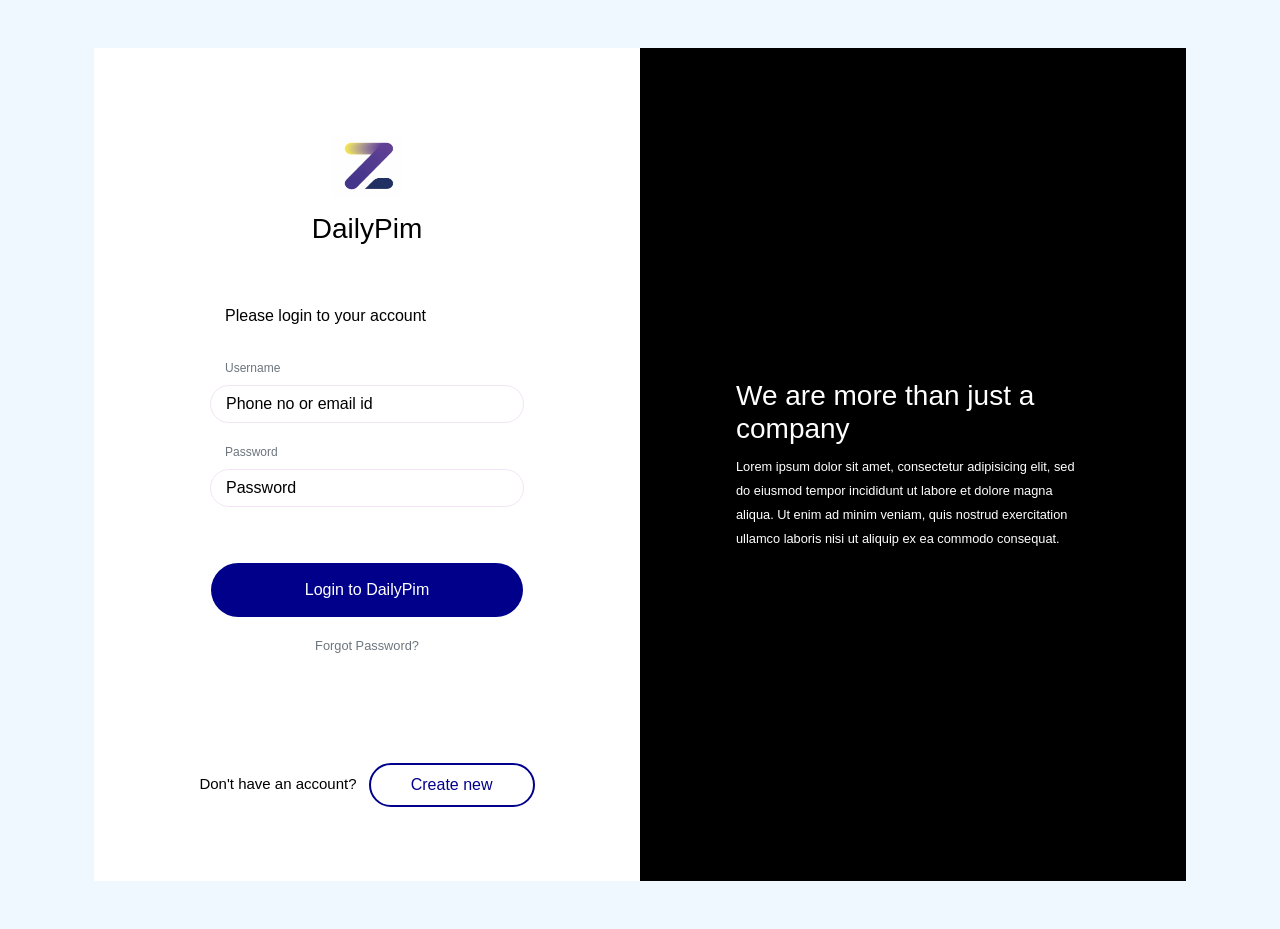
<file: PIM_MSPR3/Front/Login.html>
<!DOCTYPE html>
<html lang="en">
<head>
    <meta charset="UTF-8">
    <meta name="viewport" content="width=device-width, initial-scale=1.0">
    <link rel="stylesheet" href="https://stackpath.bootstrapcdn.com/bootstrap/4.3.1/css/bootstrap.min.css">
    <link rel="stylesheet" href="https://stackpath.bootstrapcdn.com/bootstrap/4.3.1/js/bootstrap.bundle.min.js">
    <link rel="stylesheet" href="https://cdnjs.cloudflare.com/ajax/libs/jquery/3.2.1/jquery.min.js">
    <link rel="stylesheet" href="https://cdnjs.cloudflare.com/ajax/libs/font-awesome/4.0.3/css/font-awesome.css">
    <link rel="stylesheet" href="./CSS/Login.css">
    <script src="./JS/app.js"></script>

</head>
<body>
    <div class="container px-4 py-5 mx-auto">
        <div class="card card0">
            <div class="d-flex flex-lg-row flex-column-reverse">
                <div class="card card1">
                    <div class="row justify-content-center my-auto">
                        <div class="col-md-8 col-10 my-5">
                            <div class="row justify-content-center px-3 mb-3">
                                <img id="logo" src="./img/Logo-Z_Dailybiz.png">
                            </div>
                            <h3 class="mb-5 text-center heading">DailyPim</h3>
    
                            <h6 class="msg-info">Please login to your account</h6>
    
                            <div class="form-group">
                                <label class="form-control-label text-muted">Username</label>
                                <input type="text" id="email" name="email" placeholder="Phone no or email id" class="form-control">
                            </div>
    
                            <div class="form-group">
                                <label class="form-control-label text-muted">Password</label>
                                <input type="password" id="psw" name="psw" placeholder="Password" class="form-control">
                            </div>
    
                            <div class="row justify-content-center my-3 px-3">
                                <button type="submit" class="btn-block btn-color" onclick="login()">Login to DailyPim</button>
                            </div>
    
                            <div class="row justify-content-center my-2">
                                <a href="#"><small class="text-muted">Forgot Password?</small></a>
                            </div>
                        </div>
                    </div>
                    <div class="bottom text-center mb-5">
                        <p href="#" class="sm-text mx-auto mb-3">
                          Don't have an account?
                          <button class="btn btn-white ml-2" onclick="redirectToCreateAccountPage()">
                            <a href="SignIn.html"></a> Create new</button>
                        </p>
                      </div>
                    <div id="createAccountForm" class="hidden">
                        <!-- Formulaire pour la création d'un nouveau compte -->
                        <!-- Incluez les champs Last name, First name, username, e-mail, mobile -->
                        <div id="createAccountForm" class="form-group">
                            <label class="form-control-label text-muted">First name</label>
                            <input type="text" id="email" name="email" placeholder="Phone no or email id" class="form-control">
                        </div>
                        <div id="createAccountForm" class="form-group">
                            <label class="form-control-label text-muted">Last name</label>
                            <input type="text" id="email" name="email" placeholder="Phone no or email id" class="form-control">
                        </div>
                        <div id="createAccountForm" class="form-group">
                            <label class="form-control-label text-muted">Username</label>
                            <input type="text" id="email" name="email" placeholder="Phone no or email id" class="form-control">
                        </div>
                        <div id="createAccountForm" class="form-group">
                            <label class="form-control-label text-muted">e-mail</label>
                            <input type="text" id="email" name="email" placeholder="Phone no or email id" class="form-control">
                        </div>
                        <div id="createAccountForm" class="form-group">
                            <label class="form-control-label text-muted">mobile</label>
                            <input type="text" id="email" name="email" placeholder="Phone no or email id" class="form-control">
                        </div>

                      </div>
                      
                </div>
                <div class="card card2">
                    <div class="my-auto mx-md-5 px-md-5 right">
                        <h3 class="text-white">We are more than just a company</h3>
                        <small class="text-white">Lorem ipsum dolor sit amet, consectetur adipisicing elit, sed do eiusmod tempor incididunt ut labore et dolore magna aliqua. Ut enim ad minim veniam, quis nostrud exercitation ullamco laboris nisi ut aliquip ex ea commodo consequat.</small>
                    </div>
                </div>
            </div>
        </div>
    </div>
</body>
</html>

<script>
    function login(){
        var username = document.getElementById("email").value;
        var password = document.getElementById("psw").value;
        console.log(`username: ` + username + ` password: ` + password)

     fetch('https://localhost:7244/signIn', {
      method: 'POST',
      headers: {
        'Content-Type': 'application/x-www-form-urlencoded',
      },
         body: new URLSearchParams({
             Username: username,
             Password: password,
      }),
    })
      .then(response => {
        if (response.ok) {
          return response.json();
        } else {
          throw new Error("Erreur lors de la connexion");
        }
      })
      .then(data => {
        console.log(data);
        const authToken = data.Token;
        console.log(authToken)
        // Stocker le token 
        localStorage.setItem('authToken', authToken);

        window.location.href = 'index.html';

      })
      .catch(error => {
        console.error(error);
      });
    }
</script>
</file>
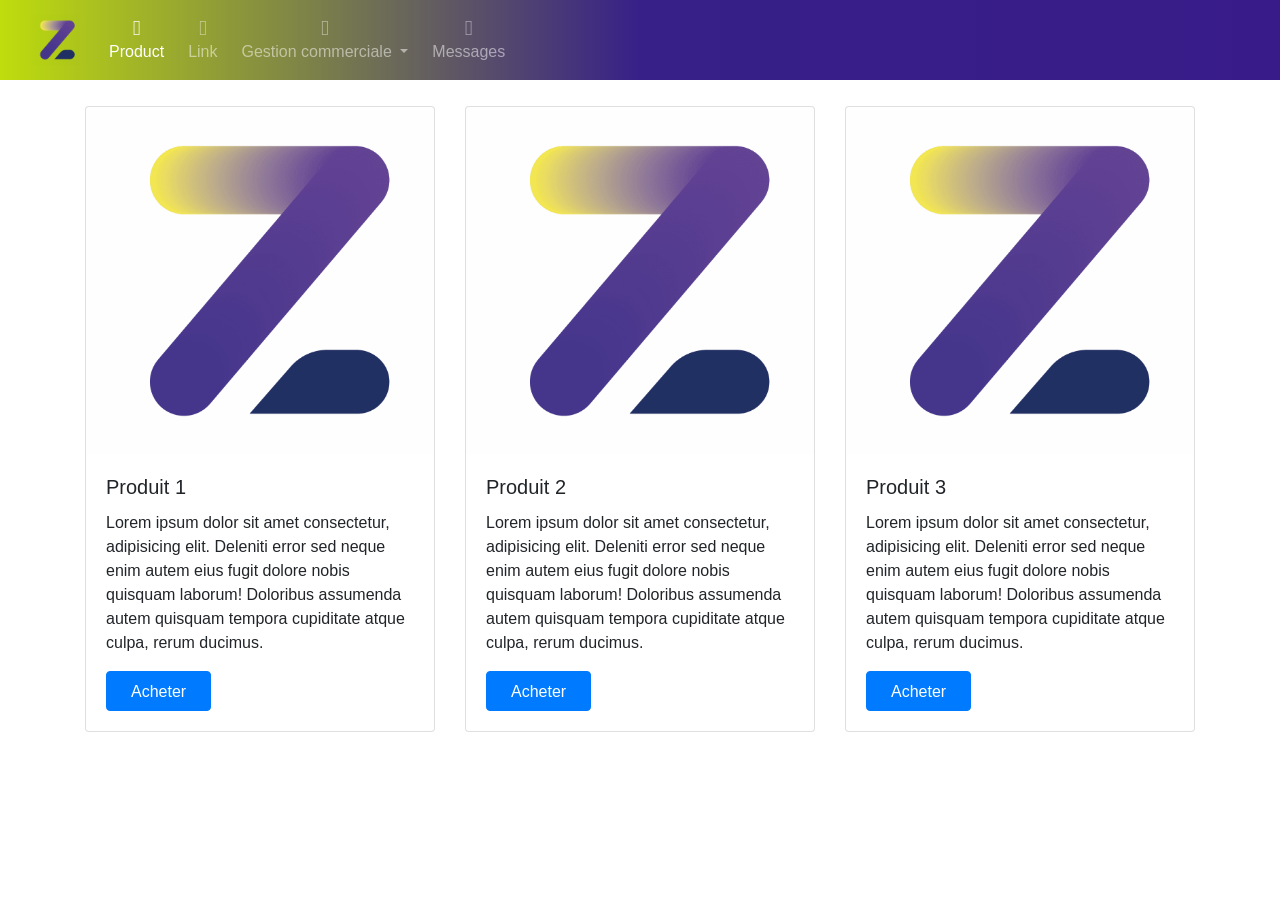
<file: PIM_MSPR3/Front/Produit.html>
<!DOCTYPE html>
<html lang="en">
<head>
    <meta charset="UTF-8">
    <meta name="viewport" content="width=device-width, initial-scale=1.0">
    <link rel="stylesheet" href="https://stackpath.bootstrapcdn.com/bootstrap/4.3.1/css/bootstrap.min.css">
    <link rel="stylesheet" href="https://stackpath.bootstrapcdn.com/bootstrap/4.3.1/css/bootstrap.min.css">
    <link rel="stylesheet" href="https://stackpath.bootstrapcdn.com/bootstrap/4.3.1/js/bootstrap.bundle.min.js">
    <link rel="stylesheet" href="https://cdnjs.cloudflare.com/ajax/libs/jquery/3.2.1/jquery.min.js">
    <link rel="stylesheet" href="https://cdnjs.cloudflare.com/ajax/libs/font-awesome/4.0.3/css/font-awesome.css">
    <link rel="stylesheet" href="./CSS/Produit.css">
    <script src="./JS/app.js"></script>
</head>
<body>
<!-- Navbar -->
<nav class="navbar navbar-expand-lg navbar-dark gradient-custom">
    <!-- Container wrapper -->
    <div class="container-fluid">
      <!-- Navbar brand -->
      <a class="navbar-brand" href="./HomePage.html">
        <img src="./img/Logo-Z_Dailybiz.png" class="card-img-top" alt="Produit 2" style="height: 50%; width: 50px; float: left;">
      </a>
  
      <!-- Toggle button -->
      <button class="navbar-toggler" type="button" data-mdb-toggle="collapse"
        data-mdb-target="#navbarSupportedContent" aria-controls="navbarSupportedContent" aria-expanded="false"
        aria-label="Toggle navigation">
        <i class="fas fa-bars text-light"></i>
      </button>
  
      <!-- Collapsible wrapper -->
      <div class="collapse navbar-collapse" id="navbarSupportedContent">
        <!-- Left links -->
        <ul class="navbar-nav me-auto d-flex flex-row mt-3 mt-lg-0">
          <li class="nav-item text-center mx-2 mx-lg-1">
            <a class="nav-link active" aria-current="page" href="#!">
              <div>
                <i class="fas fa-home fa-lg mb-1"></i>
              </div>
              Product
            </a>
          </li>
          <li class="nav-item text-center mx-2 mx-lg-1">
            <a class="nav-link" href="#!">
              <div>
                <i class="far fa-envelope fa-lg mb-1"></i>
                <span class="badge rounded-pill badge-notification bg-dark"></span>
              </div>
              Link
            </a>
          </li>
          <li class="nav-item dropdown text-center mx-2 mx-lg-1">
            <a class="nav-link dropdown-toggle" href="#" id="navbarDropdown" role="button" data-mdb-toggle="dropdown"
              aria-expanded="false">
              <div>
                <i class="far fa-envelope fa-lg mb-1"></i>
                <span class="badge rounded-pill badge-notification bg-dark"></span>
              </div>
              Gestion commerciale
            </a>
            <!-- Dropdown menu -->
            <ul class="dropdown-menu" aria-labelledby="navbarDropdown">
              <li><a class="dropdown-item" href="#">Devis</a></li>
              <li><a class="dropdown-item" href="#">Facturations</a></li>
              <li><a class="dropdown-item" href="#">Commandes</a></li>
              <li><a class="dropdown-item" href="#">Livraisons</a></li>
              <li><a class="dropdown-item" href="#">Stocks</a></li>
              <li><a class="dropdown-item" href="#">Fabrication</a></li>
              <li><a class="dropdown-item" href="#">Achats</a></li>
              <li>
                <hr class="dropdown-divider" />
              </li>
              <li>
                <a class="dropdown-item" href="#">Something else here</a>
              </li>
            </ul>
          </li>
        </ul>
        <!-- Left links -->
  
        <!-- Right links -->
        <ul class="navbar-nav ms-auto d-flex flex-row mt-3 mt-lg-0" style="float: right;">
          <li class="nav-item text-center mx-2 mx-lg-1">
            <a class="nav-link" href="#!">
              <div>
                <i class="fas fa-bell fa-lg mb-1"></i>
                <span class="badge rounded-pill badge-notification bg-dark"></span>
              </div>
              Messages
            </a>
          </li>
        <!-- Right links -->
      </div>
      <!-- Collapsible wrapper -->
    </div>
    <!-- Container wrapper -->
  </nav>
  <!----------------------------------------CONTENT------------------------------------------------------------------------ -->
    <div class="container">
        <div class="row">
          <div class="col-md-4">
            <div class="card mb-4">
              <img src="./img/Logo-Z_Dailybiz.png" class="card-img-top" alt="Produit 1">
              <div class="card-body">
                <h5 class="card-title">Produit 1</h5>
                <p class="card-text">Lorem ipsum dolor sit amet consectetur, adipisicing elit. Deleniti error sed neque enim autem eius fugit dolore nobis quisquam laborum! Doloribus assumenda autem quisquam tempora cupiditate atque culpa, rerum ducimus.</p>
                <a href="#" class="btn btn-primary">Acheter</a>
              </div>
            </div>
          </div>
          <div class="col-md-4">
            <div class="card mb-4">
              <img src="./img/Logo-Z_Dailybiz.png" class="card-img-top" alt="Produit 2">
              <div class="card-body">
                <h5 class="card-title">Produit 2</h5>
                <p class="card-text">Lorem ipsum dolor sit amet consectetur, adipisicing elit. Deleniti error sed neque enim autem eius fugit dolore nobis quisquam laborum! Doloribus assumenda autem quisquam tempora cupiditate atque culpa, rerum ducimus.</p>
                <a href="#" class="btn btn-primary">Acheter</a>
              </div>
            </div>
          </div>
          <div class="col-md-4">
            <div class="card mb-4">
              <img src="./img/Logo-Z_Dailybiz.png" class="card-img-top" alt="Produit 3">
              <div class="card-body">
                <h5 class="card-title">Produit 3</h5>
                <p class="card-text">Lorem ipsum dolor sit amet consectetur, adipisicing elit. Deleniti error sed neque enim autem eius fugit dolore nobis quisquam laborum! Doloribus assumenda autem quisquam tempora cupiditate atque culpa, rerum ducimus.</p>
                <a href="#" class="btn btn-primary">Acheter</a>
              </div>
            </div>
          </div>
          <!-- Ajoutez d'autres produits ici -->
        </div>
      </div>
      <script src="https://code.jquery.com/jquery-3.3.1.slim.min.js"></script>
      <script src="https://cdnjs.cloudflare.com/ajax/libs/popper.js/1.14.7/umd/popper.min.js"></script>
      <script src="https://stackpath.bootstrapcdn.com/bootstrap/4.3.1/js/bootstrap.min.js"></script>
</body>
</html>
</file>
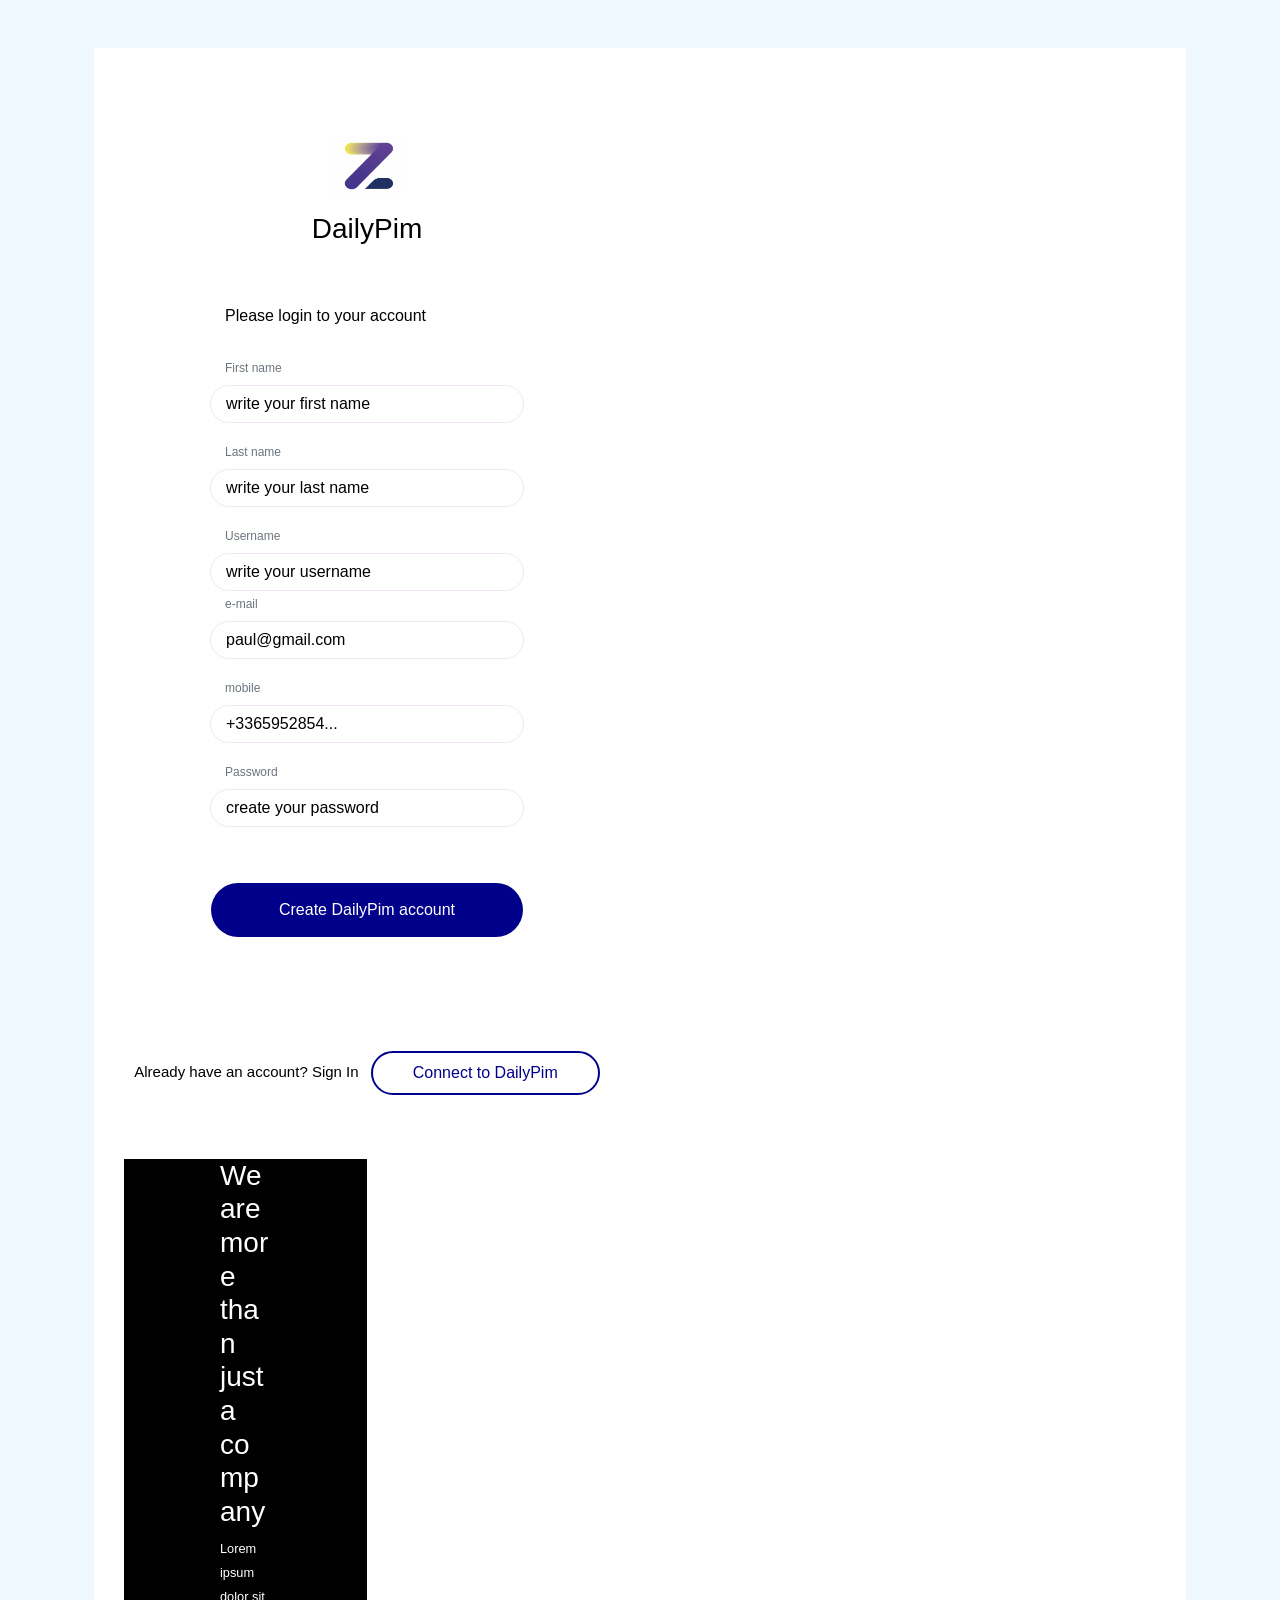
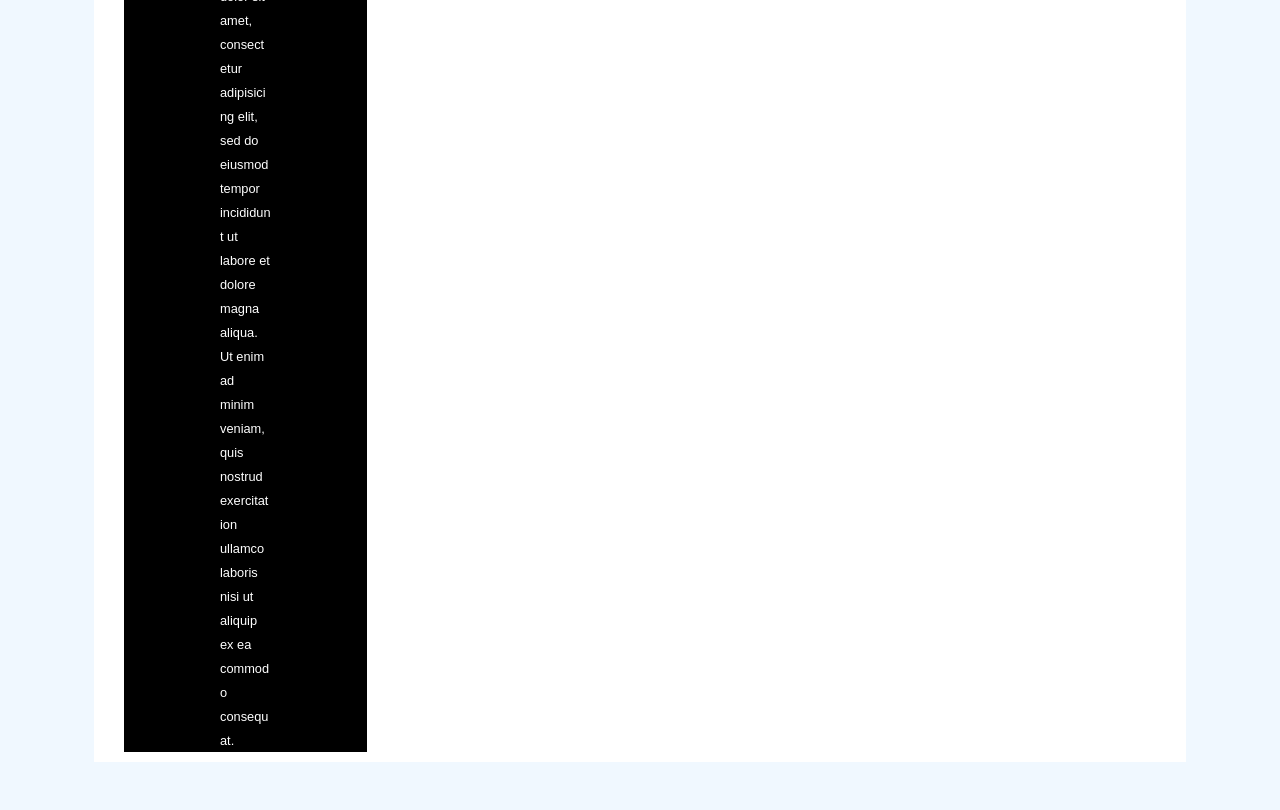
<file: PIM_MSPR3/Front/SignUp.html>
<!DOCTYPE html>
<html lang="en">
  <head>
    <meta charset="UTF-8" />
    <meta name="viewport" content="width=device-width, initial-scale=1.0" />
    <link
      rel="stylesheet"
      href="https://stackpath.bootstrapcdn.com/bootstrap/4.3.1/css/bootstrap.min.css"
    />
    <link
      rel="stylesheet"
      href="https://stackpath.bootstrapcdn.com/bootstrap/4.3.1/js/bootstrap.bundle.min.js"
    />
    <link
      rel="stylesheet"
      href="https://cdnjs.cloudflare.com/ajax/libs/jquery/3.2.1/jquery.min.js"
    />
    <link
      rel="stylesheet"
      href="https://cdnjs.cloudflare.com/ajax/libs/font-awesome/4.0.3/css/font-awesome.css"
    />
    <link rel="stylesheet" href="./CSS/SignIn.css" />
    <script src="./JS/app.js"></script>
  </head>
  <body>
    <div class="container px-4 py-5 mx-auto">
      <div class="card card0">
        <div class="d-flex flex-lg-row flex-column-reverse">
          <div class="card card1">
            <div class="row justify-content-center my-auto">
              <div class="col-md-8 col-10 my-5">
                <div class="row justify-content-center px-3 mb-3">
                  <img id="logo" src="./img/Logo-Z_Dailybiz.png" />
                </div>
                <h3 class="mb-5 text-center heading">DailyPim</h3>

                <h6 class="msg-info">Please login to your account</h6>

                <div id="createAccountForm" class="form-group">
                  <label class="form-control-label text-muted"
                    >First name</label
                  >
                  <input
                    type="text"
                    id="firstName"
                    name="email"
                    placeholder="write your first name"
                    class="form-control"
                  />
                </div>
                <div id="createAccountForm" class="form-group">
                  <label class="form-control-label text-muted">Last name</label>
                  <input
                    type="text"
                    id="lastName"
                    name="email"
                    placeholder="write your last name"
                    class="form-control"
                  />
                </div>
                <div id="createAccountForm" class="form-group">
                    <label class="form-control-label text-muted">Username</label>
                    <input
                      type="text"
                      id="username"
                      name="email"
                      placeholder="write your username"
                      class="form-control"
                    />

                <div id="createAccountForm" class="form-group">
                  <label class="form-control-label text-muted">e-mail</label>
                  <input
                    type="text"
                    id="email"
                    name="email"
                    placeholder="paul@gmail.com"
                    class="form-control"
                  />
                </div>
                <div id="createAccountForm" class="form-group">
                  <label class="form-control-label text-muted">mobile</label>
                  <input
                    type="text"
                    id=""
                    name="email"
                    placeholder="+3365952854..."
                    class="form-control"
                  />
                </div>
                <div class="form-group">
                  <label class="form-control-label text-muted">Password</label>
                  <input
                    type="password"
                    id="psw"
                    name="psw"
                    placeholder="create your password "
                    class="form-control"
                  />
                </div>

                <div class="row justify-content-center my-3 px-3">
                  <button
                    type="submit"
                    class="btn-block btn-color"
                    onclick="signUp()"
                  >
                    Create DailyPim account
                  </button>
                </div>
              </div>
            </div>
            <div class="bottom text-center mb-5">
              <p href="#" class="sm-text mx-auto mb-3">
                Already have an account? Sign In
                <button
                  class="btn btn-white ml-2"
                  onclick="redirectToConnectPage()"
                >
                  Connect to DailyPim
                </button>
              </p>
            </div>
            <div id="createAccountForm" class="hidden">
              <!-- Formulaire pour la création d'un nouveau compte -->
              <!-- Incluez les champs Last name, First name, username, e-mail, mobile -->

              <div id="createAccountForm" class="form-group">
                <label class="form-control-label text-muted">Username</label>
                <input
                  type="text"
                  id="email"
                  name="email"
                  placeholder="Phone no or email id"
                  class="form-control"
                />
              </div>
            </div>
          </div>
          <div class="card card2">
            <div class="my-auto mx-md-5 px-md-5 right">
              <h3 class="text-white">We are more than just a company</h3>
              <small class="text-white"
                >Lorem ipsum dolor sit amet, consectetur adipisicing elit, sed
                do eiusmod tempor incididunt ut labore et dolore magna aliqua.
                Ut enim ad minim veniam, quis nostrud exercitation ullamco
                laboris nisi ut aliquip ex ea commodo consequat.</small
              >
            </div>
          </div>
        </div>
      </div>
    </div>
  </body>
</html>

<script>
function signUp() {
  var firstName = document.getElementById("firstName").value;
  var lastName = document.getElementById("lastName").value;
  var username = document.getElementById("username").value;
  var email = document.getElementById("email").value;
  var password = document.getElementById("psw").value;
  console.log(
    `Username: ${username}; Email: ${email}; Password: ${password}`
  );

  fetch("https://localhost:7244/signUp", {
    method: "POST", 
    headers: { "Content-Type": "application/json" },
    body: JSON.stringify({
      NameUser: firstName, 
      LastNameUser: lastName,
      Username: username,
      MailUser: email,
      PasswordUser: password,
    }),
  })
    .then((response) => {
      if (response.ok) {
        console.log("User created successfully.");
        window.location.href = "login.html";
      } else {
        throw new Error("Username or email already in use.");
      }
    })
    .catch((error) => {
      console.error(error);
    });
}

</script>
</file>
<file: PIM_MSPR3/Front/CSS/Login.css>
body {
    color: #000;
    overflow-x: hidden;
    height: 100%;
    background-color: #F0F8FF;
    background-repeat: no-repeat;
}

input, textarea {
    background-color: #F3E5F5;
    border-radius: 50px !important;
    padding: 12px 15px 12px 15px !important;
    width: auto;
    box-sizing: border-box;
    border: none !important;
    border: 1px solid #F3E5F5 !important;
    font-size: 16px !important;
    color: #000 !important;
    font-weight: 400;
}

input:focus, textarea:focus {
    -moz-box-shadow: none !important;
    -webkit-box-shadow: none !important;
    box-shadow: none !important;
    border: 1px solid #D500F9 !important;
    outline-width: 0;
    font-weight: 400;
}

button:focus {
    -moz-box-shadow: none !important;
    -webkit-box-shadow: none !important;
    box-shadow: none !important;
    outline-width: 0;
}

.card {
    border-radius: 0;
    border: none;
}

.card1 {
    width: 50%;
    padding: 40px 30px 10px 30px;
}

.card2 {
    width: 50%;
    background-color: black;
}

#logo {
    width: 70px;
    height: 60px;
}

.heading {
    margin-bottom: 60px !important;
}

::placeholder {
    color: #000 !important;
    opacity: 1;
}

:-ms-input-placeholder {
    color: #000 !important;
}

::-ms-input-placeholder {
    color: #000 !important;
}

.form-control-label {
    font-size: 12px;
    margin-left: 15px;
}

.msg-info {
    padding-left: 15px;
    margin-bottom: 30px;
}

.btn-color {
    border-radius: 50px;
    color: #fff;
    background-color: darkblue;
    padding: 15px;
    cursor: pointer;
    border: none !important;
    margin-top: 40px;
}

.btn-color:hover {
    color: #fff;
    background-color: darkblue;
}

.btn-white {
    border-radius: 50px;
    color: darkblue;
    background-color: #fff;
    padding: 8px 40px;
    cursor: pointer;
    border: 2px solid !important;
}

.btn-white:hover {
    color: #fff;
    background-color:  darkblue;
}

a {
    color: #000;
}

a:hover {
    color: #000;
}

.bottom {
    width: 100%;
    margin-top: 50px !important;
}

.sm-text {
    font-size: 15px;
}

@media screen and (max-width: 992px) {
    .card1 {
        width: auto;
        padding: 40px 30px 10px 30px;
    }

    .card2 {
        width: auto;
    }

    .right {
        margin-top: 100px !important;
        margin-bottom: 100px !important;
    }
}

@media screen and (max-width: 720px) {
    .container {
        padding: 10px !important;
    }

    .card2 {
        padding: 50px;
    }

    .right {
        margin-top: 50px !important;
        margin-bottom: 50px !important;
    }
}
/*================CREATE ACCOUNT============================*/

.hidden {
    display: none;
  }
</file>
<file: PIM_MSPR3/Front/CSS/Produit.css>
.btn {
    padding: .55rem 1.5rem .35rem;
  }

.gradient-custom {
  /* fallback for old browsers */
  background: #c471f5;

  /* Chrome 10-25, Safari 5.1-6 */
  background: -webkit-linear-gradient(to right, rgb(55, 32, 136), rgb(56, 27, 136));

  /* W3C, IE 10+/ Edge, Firefox 16+, Chrome 26+, Opera 12+, Safari 7+ */
  background: linear-gradient(to right, rgb(190, 221, 13), rgb(55, 32, 136), rgb(56, 27, 136));
}

.container{
    margin-top: 2%;


}
</file>
<file: PIM_MSPR3/Front/CSS/SignIn.css>
body {
    color: #000;
    overflow-x: hidden;
    height: 100%;
    background-color: #F0F8FF;
    background-repeat: no-repeat;
}

input, textarea {
    background-color: #F3E5F5;
    border-radius: 50px !important;
    padding: 12px 15px 12px 15px !important;
    width: auto;
    box-sizing: border-box;
    border: none !important;
    border: 1px solid #F3E5F5 !important;
    font-size: 16px !important;
    color: #000 !important;
    font-weight: 400;
}

input:focus, textarea:focus {
    -moz-box-shadow: none !important;
    -webkit-box-shadow: none !important;
    box-shadow: none !important;
    border: 1px solid #D500F9 !important;
    outline-width: 0;
    font-weight: 400;
}

button:focus {
    -moz-box-shadow: none !important;
    -webkit-box-shadow: none !important;
    box-shadow: none !important;
    outline-width: 0;
}

.card {
    border-radius: 0;
    border: none;
}

.card1 {
    width: 50%;
    padding: 40px 30px 10px 30px;
}

.card2 {
    width: 50%;
    background-color: black;
}

#logo {
    width: 70px;
    height: 60px;
}

.heading {
    margin-bottom: 60px !important;
}

::placeholder {
    color: #000 !important;
    opacity: 1;
}

:-ms-input-placeholder {
    color: #000 !important;
}

::-ms-input-placeholder {
    color: #000 !important;
}

.form-control-label {
    font-size: 12px;
    margin-left: 15px;
}

.msg-info {
    padding-left: 15px;
    margin-bottom: 30px;
}

.btn-color {
    border-radius: 50px;
    color: #fff;
    background-color: darkblue;
    padding: 15px;
    cursor: pointer;
    border: none !important;
    margin-top: 40px;
}

.btn-color:hover {
    color: #fff;
    background-color: darkblue;
}

.btn-white {
    border-radius: 50px;
    color: darkblue;
    background-color: #fff;
    padding: 8px 40px;
    cursor: pointer;
    border: 2px solid !important;
}

.btn-white:hover {
    color: #fff;
    background-color:  darkblue;
}

a {
    color: #000;
}

a:hover {
    color: #000;
}

.bottom {
    width: 100%;
    margin-top: 50px !important;
}

.sm-text {
    font-size: 15px;
}

@media screen and (max-width: 992px) {
    .card1 {
        width: auto;
        padding: 40px 30px 10px 30px;
    }

    .card2 {
        width: auto;
    }

    .right {
        margin-top: 100px !important;
        margin-bottom: 100px !important;
    }
}

@media screen and (max-width: 720px) {
    .container {
        padding: 10px !important;
    }

    .card2 {
        padding: 50px;
    }

    .right {
        margin-top: 50px !important;
        margin-bottom: 50px !important;
    }
}
/*================CREATE ACCOUNT============================*/

.hidden {
    display: none;
  }
</file>
